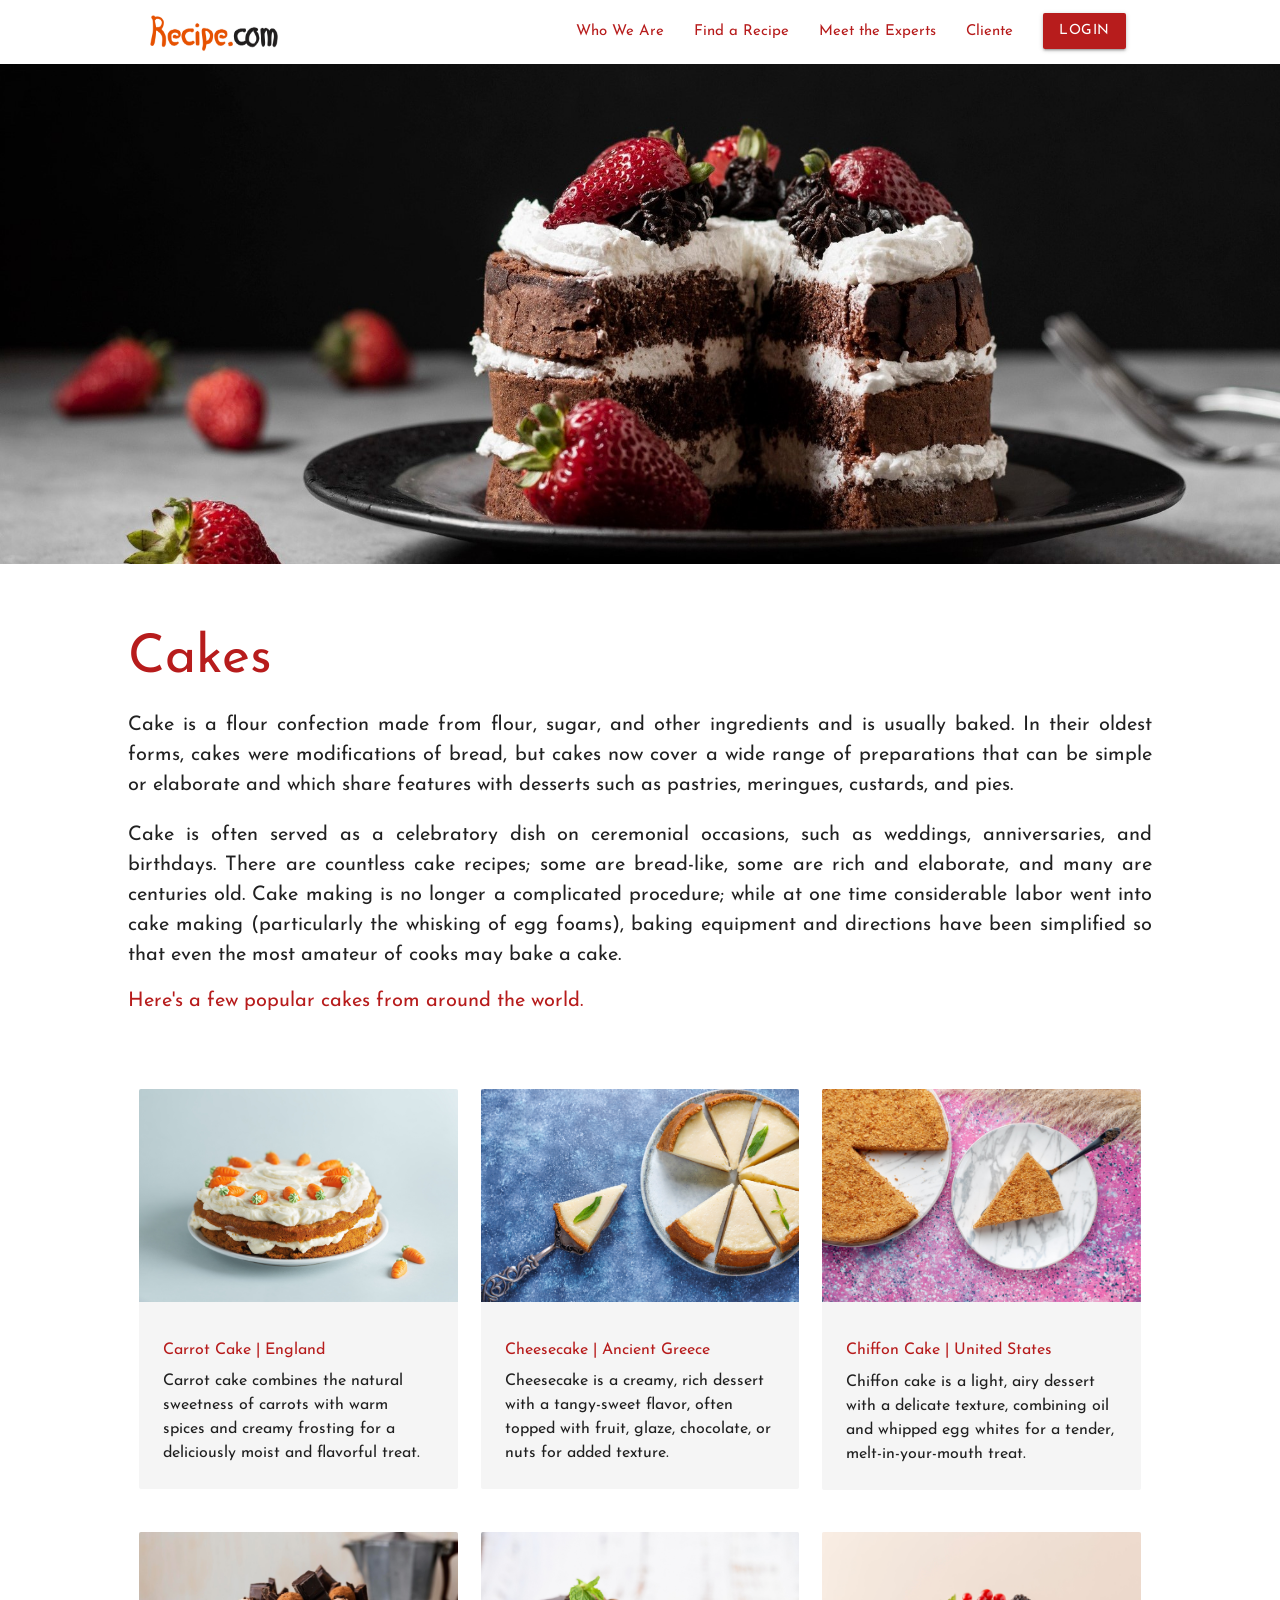
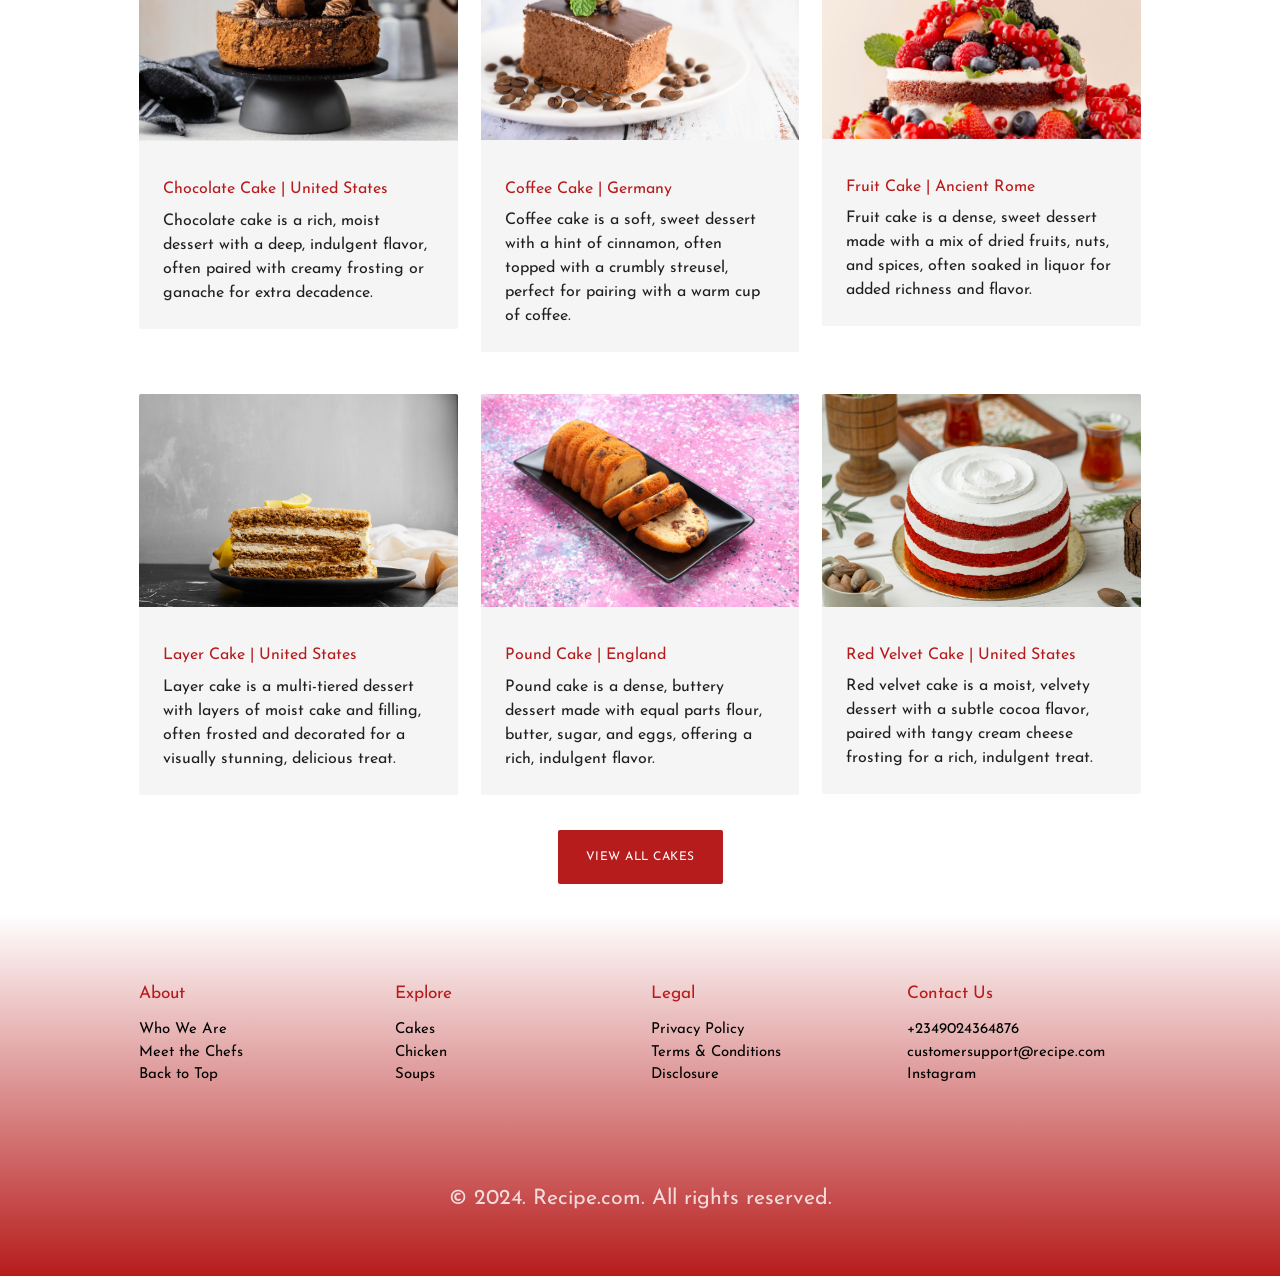
<file: cakes.html>
<!DOCTYPE html>
<html lang="en">
<head>
    <meta charset="UTF-8">
    <meta name="viewport" content="width=device-width, initial-scale=1.0">
    <title>Cakes - Recipe.com</title>
    <!-- Fav Icon 👀👇🏾 -->
    <link rel="shortcut icon" href="assets/img/rcon.png" type="image/x-icon">
    <!-- MaterializeCSS 👀👇🏾 -->
    <link rel="stylesheet" href="assets/css/materialize.css">
    <!-- Material Icons 👀👇🏾 -->
    <link href="https://fonts.googleapis.com/icon?family=Material+Icons" rel="stylesheet">
    <!-- Josephin Sans Font 👀👇🏾-->
    <link rel="preconnect" href="https://fonts.googleapis.com">
    <link rel="preconnect" href="https://fonts.gstatic.com" crossorigin>
    <link href="https://fonts.googleapis.com/css2?family=Josefin+Sans:ital,wght@0,100..700;1,100..700&family=Josefin+Slab:ital,wght@0,100..700;1,100..700&display=swap" rel="stylesheet">

    <style>
        * {
        font-family: "Josefin Sans", serif;
        font-optical-sizing: auto;
        font-style: normal;
        }

        .text-justify {
            text-align: justify !important;
        }

        a:hover {
            font-weight: 800 !important;
            transition: ease-in .2s;
        }

        p {
            font-size: 16pt !important;
        }
        .text-justify {
            text-align: justify !important;
        }

        .underline {
            text-decoration: underline white !important;
        }

        .gradient-bg {
        background: linear-gradient(to bottom, #ffffff, #b71c1c);
        }
    </style>
</head>
<body>
    <header id="top">
        <!-- Nav Component 👀👇🏾 -->
        <div class="navbar-fixed">
            <nav class="white z-depth-0">
                <div class="container">
                    <div class="row ">
                        <div class="col s12 m6 l3">
                            <a href="/" class="brand-logo">
                                <!-- Logo for Desktops 👀👇🏾 -->
                                <img src="assets/img/logo.png" alt="" width="150px" class="hide-on-med-and-down">
                                <!-- Slightly Smaller Logo for Tablets & Smartphones 👀👇🏾 -->
                                <img src="assets/img/logo.png" alt="" width="120px" class="hide-on-large-only">
                            </a>
                            <!-- Sidenav Trigger -->
                            <a href="#sidenav" class="sidenav-trigger left">
                                <i class="material-icons red-text text-darken-4">menu</i>
                            </a>
                        </div>
                        <!-- Nav links for Desktops -->
                        <div class="col s12 m6 l9">
                            <ul class="right">
                                <li><a href="home.html#about_us" class="red-text text-darken-4 scrollspy">Who We Are</a></li>
                                <li><a href="home.html#catergories" class="red-text text-darken-4 scrollspy">Find a Recipe</a></li>
                                <li><a href="home.html#experts" class="red-text text-darken-4 scrollspy">Meet the Experts</a></li>
                                <li><a href="home.html#cliente" class="red-text text-darken-4 scrollspy">Cliente</a></li>
                                <li><a href="./login.php" target="_blank" class="btn rounded-edges red white-text darken-4 scrollspy">Login</a></li>
                            </ul>
                        </div>
                    </div>
                </div>
            </nav>
        </div>
        <!-- Sidenav 👀👇🏾 -->
        <ul class="hide-on-large-only sidenav" id="sidenav">
            <li><a href="home.html#about_us" class="red-text text-darken-4 scrollspy">Who We Are</a></li>
            <li><a href="home.html#catergories" class="red-text text-darken-4 scrollspy">Find a Recipe</a></li>
            <li><a href="home.html#experts" class="red-text text-darken-4 scrollspy">Meet the Experts</a></li>
            <li><a href="home.html#cliente" class="red-text text-darken-4 scrollspy">Cliente</a></li>
            <br>
            <li><a href="./login.php" target="_blank" class="btn red darken-4 z-depth-0">Login</a></li>
        </ul>
        <!-- Background image & Welcome Text (Desktops) 👀👇🏾 -->
        <div class="hide-on-med-and-down">
            <div class="slider">
                <ul class="slides">
                    <li>
                        <img src="assets/img/cake-main.jpg">
                    </li>
                </ul>
            </div>
        </div>
        <!-- Background Image & Welcome Text (Tabs & Mobile) 👀👇🏾 -->
        <div class="hide-on-large-only left-align white-text valign-wrapper" style="height: 40vh; background-image: url(assets/img/cake-main.jpg); background-size: cover;"></div>
    </header>
    <main>
        <!-- Welcome Section 👀👇🏾 -->
        <section class="section">
            <div class="section container text-justify">
                <h2 class="hide-on-small-and-down red-text text-darken-4">Cakes</h2>
                <h2 style="font-size: 30px;" class="hide-on-large-only red-text text-darken-4">Cakes</h2>
                <p style="font-size: 20px !important;">Cake is a flour confection made from flour, sugar, and other ingredients and is usually baked. In their oldest forms, cakes were modifications of bread, but cakes now cover a wide range of preparations that can be simple or elaborate and which share features with desserts such as pastries, meringues, custards, and pies.</p>
                <p class="hide-on-med-and-down" style="font-size: 20px !important;">Cake is often served as a celebratory dish on ceremonial occasions, such as weddings, anniversaries, and birthdays. There are countless cake recipes; some are bread-like, some are rich and elaborate, and many are centuries old. Cake making is no longer a complicated procedure; while at one time considerable labor went into cake making (particularly the whisking of egg foams), baking equipment and directions have been simplified so that even the most amateur of cooks may bake a cake.</p>
                <h5 style="font-size: 20px !important;" class="red-text text-darken-4">Here's a few popular cakes from around the world.</h5>
            </div>
        </section>

        <!-- Category Section 👀👇🏾 -->
        <section class="section">
            <div class="section container">
                <!-- On Desktops 👀👇🏾 -->
                <div class="row hide-on-med-and-down">
                    <div class="col s12 l4">
                        <div class="card z-depth-0" style="background-color: #f5f5f5;">
                            <div class="card-image">
                                <img src="assets/img/carrot cake.jpg" alt="" class="responsive-img materialboxed">
                            </div>
                            <div class="card-content">
                                <h5 class="red-text text-darken-4" style="font-size: 16px !important;">Carrot Cake | England</h5>
                                <p style="font-size: 16px !important;">Carrot cake combines the natural sweetness of carrots with warm spices and creamy frosting for a deliciously moist and flavorful treat.</p>
                            </div>
                        </div>
                    </div>
                    <div class="col s12 l4">
                        <div class="card z-depth-0" style="background-color: #f5f5f5;">
                            <div class="card-image">
                                <img src="assets/img/cheese cake.jpg" alt="" class="responsive-img materialboxed">
                            </div>
                            <div class="card-content">
                                <h5 class="red-text text-darken-4" style="font-size: 16px !important;">Cheesecake | Ancient Greece</h5>
                                <p style="font-size: 16px !important;">Cheesecake is a creamy, rich dessert with a tangy-sweet flavor, often topped with fruit, glaze, chocolate, or nuts for added texture.</p>
                            </div>
                        </div>
                    </div>
                    <div class="col s12 l4">
                        <div class="card z-depth-0" style="background-color: #f5f5f5;">
                            <div class="card-image">
                                <img src="assets/img/chiffon cake.jpg" alt="" class="responsive-img materialboxed">
                            </div>
                            <div class="card-content">
                                <h5 class="red-text text-darken-4" style="font-size: 16px !important;">Chiffon Cake | United States</h5>
                                <p style="font-size: 16px !important;">Chiffon cake is a light, airy dessert with a delicate texture, combining oil and whipped egg whites for a tender, melt-in-your-mouth treat.</p>
                            </div>
                        </div>
                    </div>
                </div>
                <div class="row hide-on-med-and-down">
                    <div class="col s12 l4">
                        <div class="card z-depth-0" style="background-color: #f5f5f5;">
                            <div class="card-image">
                                <img src="assets/img/chocolate cake.jpg" alt="" class="responsive-img materialboxed">
                            </div>
                            <div class="card-content">
                                <h5 class="red-text text-darken-4" style="font-size: 16px !important;">Chocolate Cake | United States</h5>
                                <p style="font-size: 16px !important;">Chocolate cake is a rich, moist dessert with a deep, indulgent flavor, often paired with creamy frosting or ganache for extra decadence.</p>
                            </div>
                        </div>
                    </div>
                    <div class="col s12 l4">
                        <div class="card z-depth-0" style="background-color: #f5f5f5;">
                            <div class="card-image">
                                <img src="assets/img/coffee cake.jpg" alt="" class="responsive-img materialboxed">
                            </div>
                            <div class="card-content">
                                <h5 class="red-text text-darken-4" style="font-size: 16px !important;">Coffee Cake | Germany</h5>
                                <p style="font-size: 16px !important;">Coffee cake is a soft, sweet dessert with a hint of cinnamon, often topped with a crumbly streusel, perfect for pairing with a warm cup of coffee.</p>
                            </div>
                        </div>
                    </div>
                    <div class="col s12 l4">
                        <div class="card z-depth-0" style="background-color: #f5f5f5;">
                            <div class="card-image">
                                <img src="assets/img/fruit cake.jpg" alt="" class="responsive-img materialboxed">
                            </div>
                            <div class="card-content">
                                <h5 class="red-text text-darken-4" style="font-size: 16px !important;">Fruit Cake | Ancient Rome</h5>
                                <p style="font-size: 16px !important;">Fruit cake is a dense, sweet dessert made with a mix of dried fruits, nuts, and spices, often soaked in liquor for added richness and flavor.</p>
                            </div>
                        </div>
                    </div>
                </div>
                <div class="row hide-on-med-and-down">
                    <div class="col s12 l4">
                        <div class="card z-depth-0" style="background-color: #f5f5f5;">
                            <div class="card-image">
                                <img src="assets/img/layer cake.jpg" alt="" class="responsive-img materialboxed">
                            </div>
                            <div class="card-content">
                                <h5 class="red-text text-darken-4" style="font-size: 16px !important;">Layer Cake | United States</h5>
                                <p style="font-size: 16px !important;">Layer cake is a multi-tiered dessert with layers of moist cake and filling, often frosted and decorated for a visually stunning, delicious treat.</p>
                            </div>
                        </div>
                    </div>
                    <div class="col s12 l4">
                        <div class="card z-depth-0" style="background-color: #f5f5f5;">
                            <div class="card-image">
                                <img src="assets/img/pound cake.jpg" alt="" class="responsive-img materialboxed">
                            </div>
                            <div class="card-content">
                                <h5 class="red-text text-darken-4" style="font-size: 16px !important;">Pound Cake | England</h5>
                                <p style="font-size: 16px !important;">Pound cake is a dense, buttery dessert made with equal parts flour, butter, sugar, and eggs, offering a rich, indulgent flavor.</p>
                            </div>
                        </div>
                    </div>
                    <div class="col s12 l4">
                        <div class="card z-depth-0" style="background-color: #f5f5f5;">
                            <div class="card-image">
                                <img src="assets/img/red velvet cake.jpg" alt="" class="responsive-img materialboxed">
                            </div>
                            <div class="card-content">
                                <h5 class="red-text text-darken-4" style="font-size: 16px !important;">Red Velvet Cake | United States</h5>
                                <p style="font-size: 16px !important;">
                                    Red velvet cake is a moist, velvety dessert with a subtle cocoa flavor, paired with tangy cream cheese frosting for a rich, indulgent treat.
                                </p>
                            </div>
                        </div>
                    </div>
                </div>
                <div style="text-align: center;">
                    <a href="https://en.wikipedia.org/wiki/List_of_cakes" target="_blank" style="font-size: 12px;" class="btn btn-large red darken-4 hide-on-med-and-down z-depth-0">VIEW ALL CAKES</a>
                </div>
                <!-- On Mobiles 👀👇🏾 -->
            </div>
            <div class="row hide-on-large-only">
                <div class="col s12 m12 l4">
                    <div class="card z-depth-0" style="background-color: #f5f5f5;">
                        <div class="card-image">
                            <img src="assets/img/carrot cake.jpg" alt="" class="responsive-img materialboxed">
                        </div>
                        <div class="card-content">
                            <h5 class="red-text text-darken-4" style="font-size: 16px !important;">Carrot Cake | England</h5>
                            <p style="font-size: 16px !important;">Carrot cake combines the natural sweetness of carrots with warm spices and creamy frosting for a deliciously moist and flavorful treat.</p>
                        </div>
                    </div>
                </div>
                <div class="col s12 m12 l4">
                    <div class="card z-depth-0" style="background-color: #f5f5f5;">
                        <div class="card-image">
                            <img src="assets/img/cheese cake.jpg" alt="" class="responsive-img materialboxed">
                        </div>
                        <div class="card-content">
                            <h5 class="red-text text-darken-4" style="font-size: 16px !important;">Cheesecake | Ancient Greece</h5>
                            <p style="font-size: 16px !important;">Cheesecake is a creamy, rich dessert with a tangy-sweet flavor, often topped with fruit, glaze, chocolate, or nuts for added texture.</p>
                        </div>
                    </div>
                </div>
                <div class="col s12 m12 l4">
                    <div class="card z-depth-0" style="background-color: #f5f5f5;">
                        <div class="card-image">
                            <img src="assets/img/chiffon cake.jpg" alt="" class="responsive-img materialboxed">
                        </div>
                        <div class="card-content">
                            <h5 class="red-text text-darken-4" style="font-size: 16px !important;">Chiffon Cake | United States</h5>
                            <p style="font-size: 16px !important;">Chiffon cake is a light, airy dessert with a delicate texture, combining oil and whipped egg whites for a tender, melt-in-your-mouth treat.</p>
                        </div>
                    </div>
                </div>
            </div>
            <div class="row hide-on-large-only">
                <div class="col s12 m12 l4">
                    <div class="card z-depth-0" style="background-color: #f5f5f5;">
                        <div class="card-image">
                            <img src="assets/img/chocolate cake.jpg" alt="" class="responsive-img materialboxed">
                        </div>
                        <div class="card-content">
                            <h5 class="red-text text-darken-4" style="font-size: 16px !important;">Chocolate Cake | United States</h5>
                            <p style="font-size: 16px !important;">Chocolate cake is a rich, moist dessert with a deep, indulgent flavor, often paired with creamy frosting or ganache for extra decadence.</p>
                        </div>
                    </div>
                </div>
                <div class="col s12 l4">
                    <div class="card z-depth-0" style="background-color: #f5f5f5;">
                        <div class="card-image">
                            <img src="assets/img/coffee cake.jpg" alt="" class="responsive-img materialboxed">
                        </div>
                        <div class="card-content">
                            <h5 class="red-text text-darken-4" style="font-size: 16px !important;">Coffee Cake | Germany</h5>
                            <p style="font-size: 16px !important;">Coffee cake is a soft, sweet dessert with a hint of cinnamon, often topped with a crumbly streusel, perfect for pairing with a warm cup of coffee.</p>
                        </div>
                    </div>
                </div>
                <div class="col s12 m12 l4">
                    <div class="card z-depth-0" style="background-color: #f5f5f5;">
                        <div class="card-image">
                            <img src="assets/img/fruit cake.jpg" alt="" class="responsive-img materialboxed">
                        </div>
                        <div class="card-content">
                            <h5 class="red-text text-darken-4" style="font-size: 16px !important;">Fruit Cake | Ancient Rome</h5>
                            <p style="font-size: 16px !important;">Fruit cake is a dense, sweet dessert made with a mix of dried fruits, nuts, and spices, often soaked in liquor for added richness and flavor.</p>
                        </div>
                    </div>
                </div>
            </div>
            <div class="row hide-on-large-only">
                <div class="col s12 m12 l4">
                    <div class="card z-depth-0" style="background-color: #f5f5f5;">
                        <div class="card-image">
                            <img src="assets/img/layer cake.jpg" alt="" class="responsive-img materialboxed">
                        </div>
                        <div class="card-content">
                            <h5 class="red-text text-darken-4" style="font-size: 16px !important;">Layer Cake | United States</h5>
                            <p style="font-size: 16px !important;">Layer cake is a multi-tiered dessert with layers of moist cake and filling, often frosted and decorated for a visually stunning and delicious treat.</p>
                        </div>
                    </div>
                </div>
                <div class="col s12 m12 l4">
                    <div class="card z-depth-0" style="background-color: #f5f5f5;">
                        <div class="card-image">
                            <img src="assets/img/pound cake.jpg" alt="" class="responsive-img materialboxed">
                        </div>
                        <div class="card-content">
                            <h5 class="red-text text-darken-4" style="font-size: 16px !important;">Pound Cake | England</h5>
                            <p style="font-size: 16px !important;">Pound cake is a dense, buttery dessert made with equal parts flour, butter, sugar, and eggs, offering a rich, indulgent flavor.</p>
                        </div>
                    </div>
                </div>
                <div class="col s12 m12 l4">
                    <div class="card z-depth-0" style="background-color: #f5f5f5;">
                        <div class="card-image">
                            <img src="assets/img/red velvet cake.jpg" alt="" class="responsive-img materialboxed">
                        </div>
                        <div class="card-content">
                            <h5 class="red-text text-darken-4" style="font-size: 16px !important;">Red Velvet Cake | United States</h5>
                            <p style="font-size: 16px !important;">
                                Red velvet cake is a moist, velvety dessert with a subtle cocoa flavor, paired with tangy cream cheese frosting for a rich, indulgent treat.
                            </p>
                        </div>
                    </div>
                </div>
            </div>
            <div style="text-align: center;">
                <a href="https://en.wikipedia.org/wiki/List_of_cakes" style="font-size: 12px;" class="btn red darken-4 hide-on-large-only z-depth-0">VIEW ALL CAKES</a>
            </div>
        </section>
    </main>
    <footer class="page-footer section scrollspy gradient-bg" id="footer">
        <section class="section">
            <div class="section container">
                <div class="section row">
                    <div class="col s12 l3">
                        <h6 class="red-text text-darken-4">About</h6>
                        <ul>
                            <li><a class="black-text scrollspy" href="home.html#about_us">Who We Are</a></li>
                            <li><a class="black-text scrollspy" href="home.html#experts">Meet the Chefs</a></li>
                            <li><a class="black-text scrollspy" href="#top">Back to Top</a></li>
                        </ul>
                    </div>
                    <div class="col s12 l3">
                        <h6 class="red-text text-darken-4">Explore</h6>
                        <ul>
                            <li><a class="black-text" href="./cakes.html">Cakes</a></li>
                            <li><a class="black-text" href="./Chicken.html">Chicken</a></li>
                            <li><a class="black-text" href="./soups.html">Soups</a></li>
                        </ul>
                    </div>
                    <div class="col s12 l3">
                        <h6 class="red-text text-darken-4">Legal</h6>
                        <ul>
                            <li><a class="black-text" href="">Privacy Policy</a></li>
                            <li><a class="black-text" href="">Terms & Conditions</a></li>
                            <li><a class="black-text" href="">Disclosure</a></li>
                        </ul>
                    </div>
                    <div class="col s12 l3">
                        <h6 class="red-text text-darken-4">Contact Us</h6>
                        <ul>
                            <li><a class="black-text" target="_blank" href="tel:+2349024364876">+2349024364876</a></li>
                            <li><a class="black-text" target="_blank" href="mailto:coresystechng">customersupport@recipe.com</a></li>
                            <li><a class="black-text" target="_blank" href="https://instagram.com/coresystechng">Instagram</a></li>
                        </ul>
                    </div>
                </div>
            </div>
            <div class="footer-copyright transparent">
                <div class="container center-align">
                    <p>&COPY; 2024. Recipe.com. All rights reserved. </p>
                </div>
            </div>
        </section>
    </footer>

    <!-- Scripts Below 👀👇🏾 -->
    <script src="assets/js/jqueryv3.4.1.js"></script>
    <script src="assets/js/materialize.js"></script>
    <script>
        $(document).ready(function(){
            $('.sidenav').sidenav();
            $('.materialboxed').materialbox();
            $('.slider').slider({
                height: 500,
                interval: 5000,
                indicators: false
            });
            $('.scrollspy').scrollSpy();
        });
    </script>
</body>
</html>
</file>
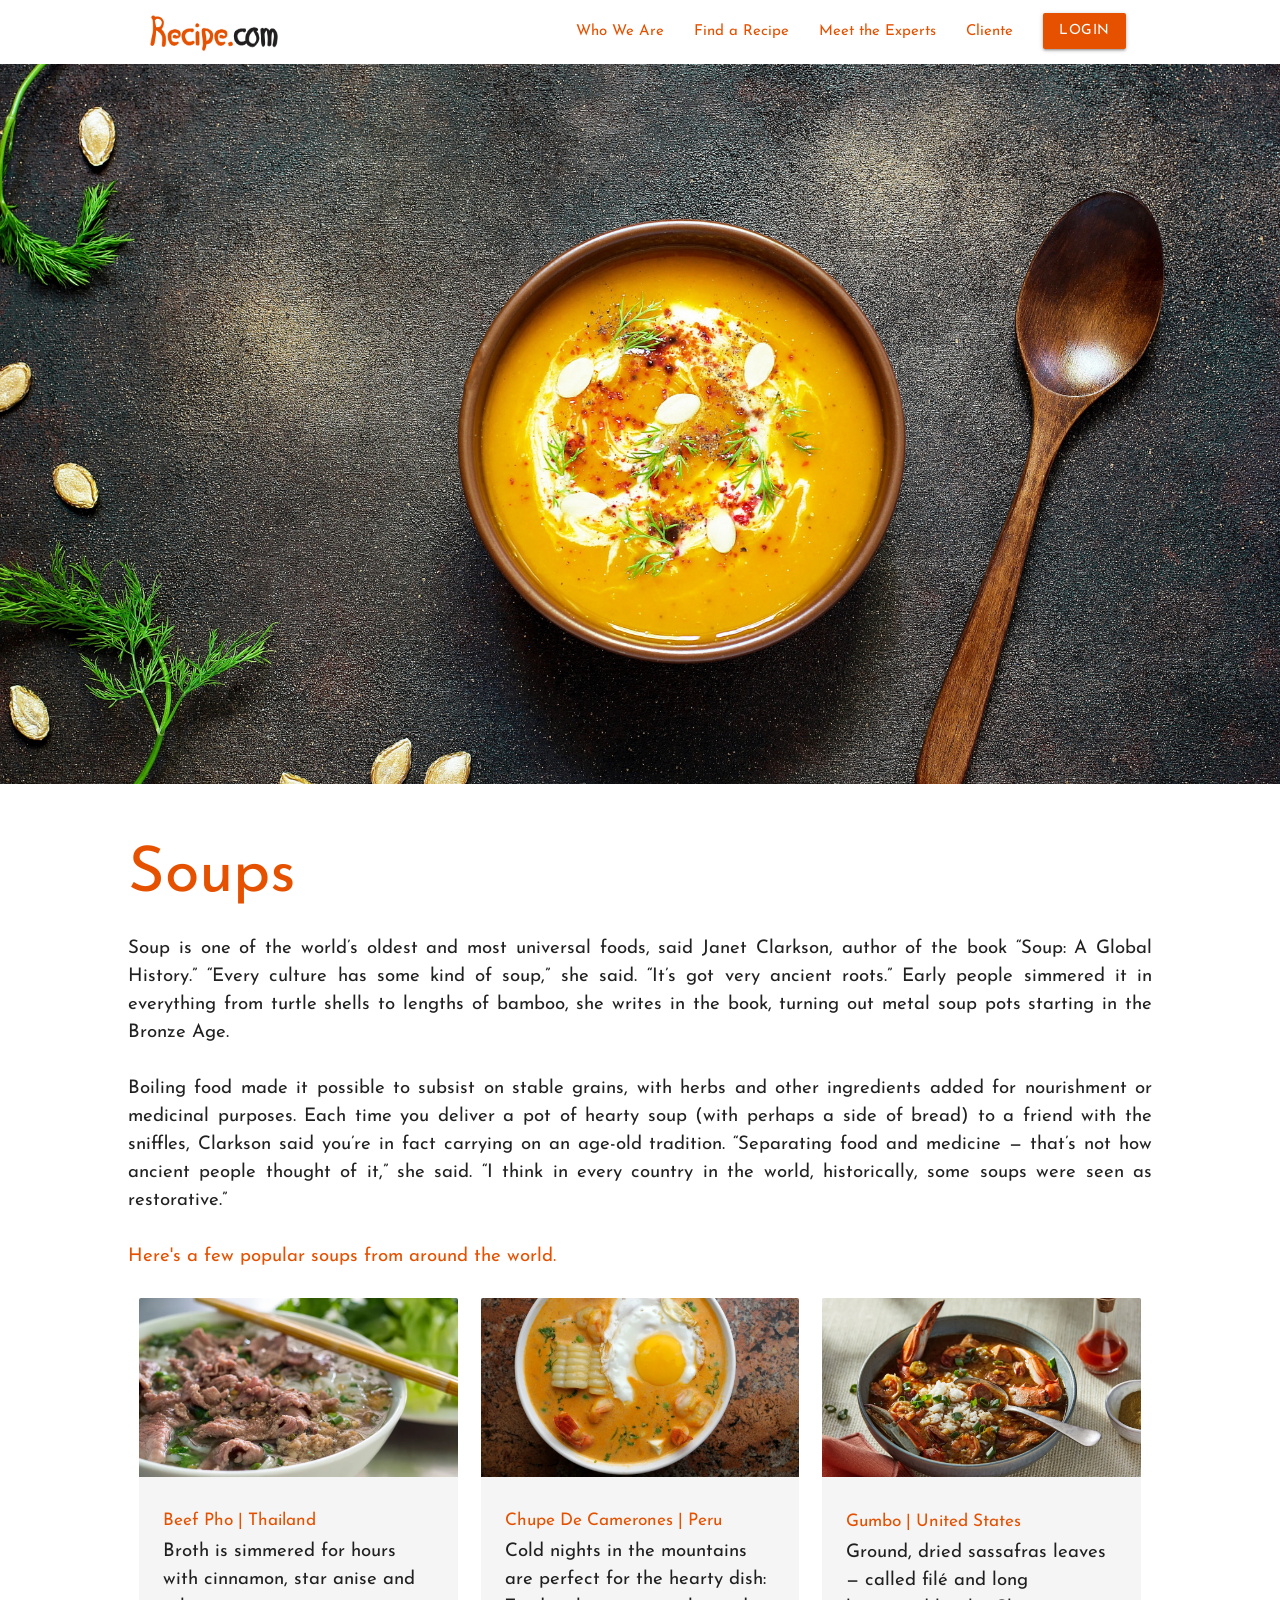
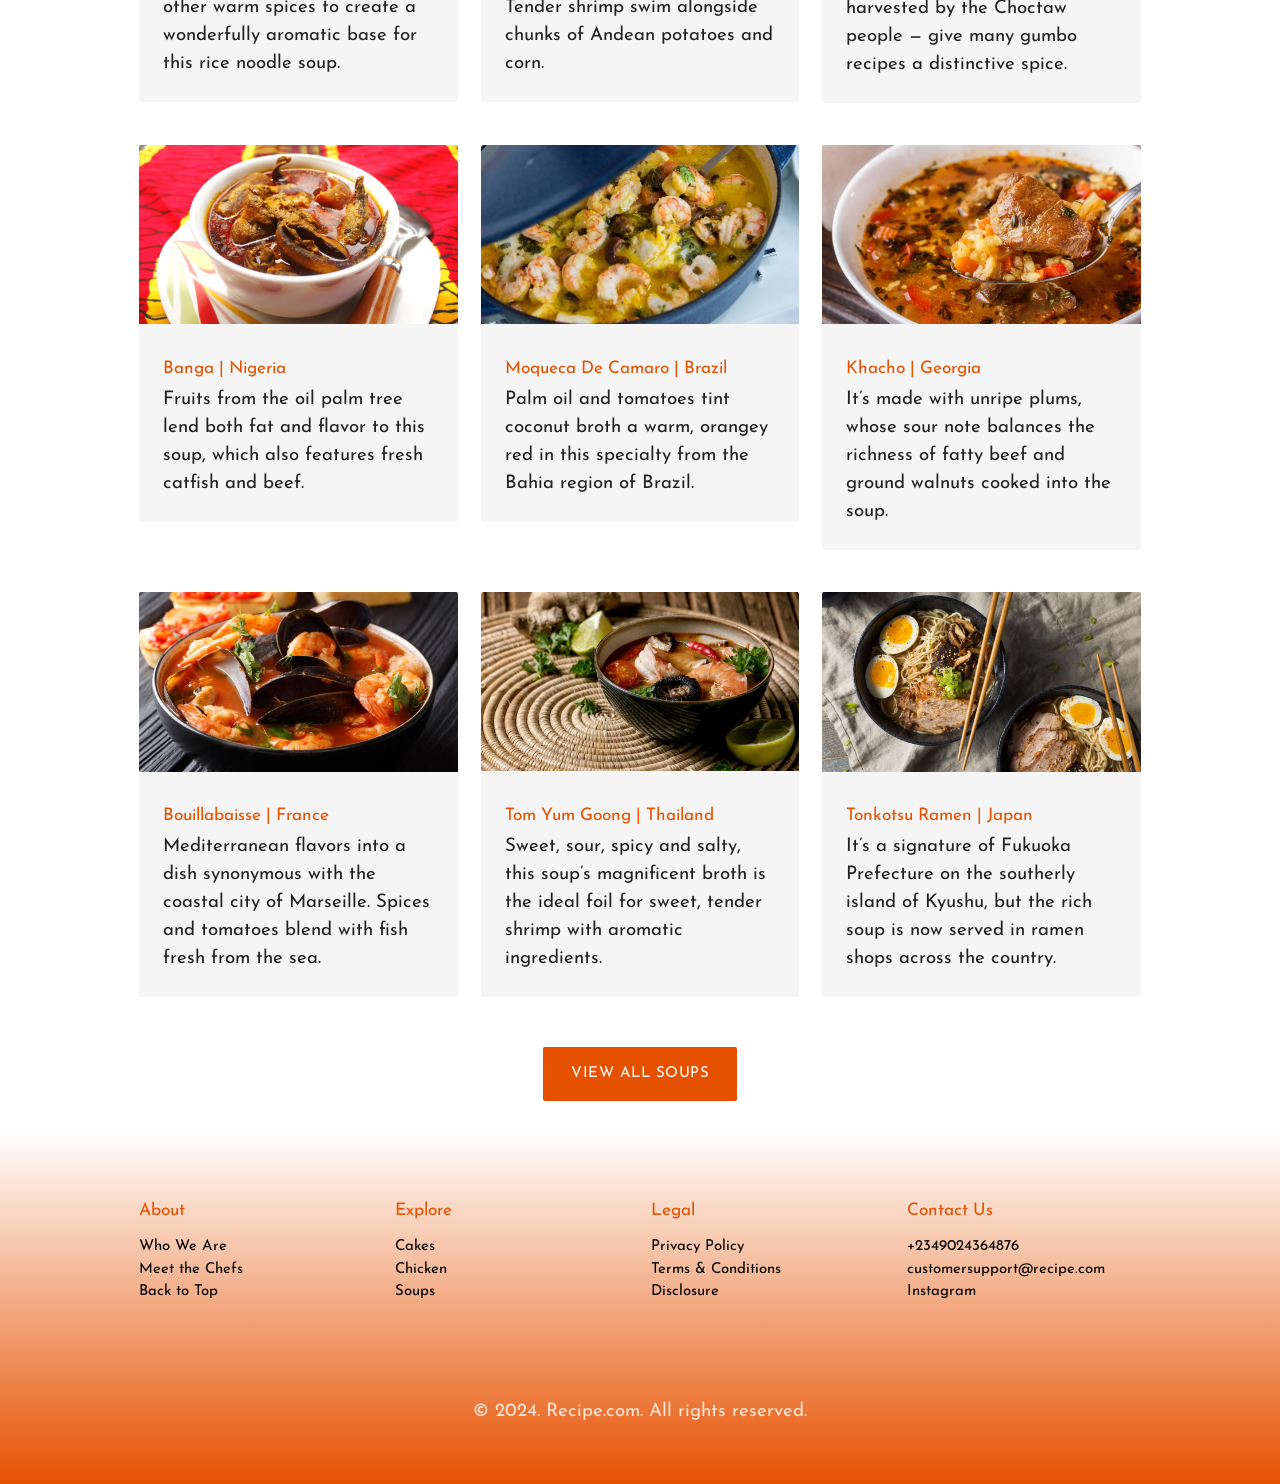
<file: soups.html>
<!DOCTYPE html>
<html lang="en">
<head>
  <meta charset="UTF-8">
  <meta name="viewport" content="width=device-width, initial-scale=1.0">
  <!-- Fav Icon 👀👇🏾 -->
  <link rel="shortcut icon" href="assets/img/rcon.png" type="image/x-icon">
  <!-- MaterializeCSS 👀👇🏾 -->
  <link rel="stylesheet" href="assets/css/materialize.css">
  <!-- Material Icons 👀👇🏾 -->
  <link href="https://fonts.googleapis.com/icon?family=Material+Icons" rel="stylesheet">
  <title>Soups - Recipe.com </title>
  <link rel="preconnect" href="https://fonts.googleapis.com">
  <link rel="preconnect" href="https://fonts.gstatic.com" crossorigin>
  <link href="https://fonts.googleapis.com/css2?family=Josefin+Sans:ital,wght@0,100..700;1,100..700&family=Josefin+Slab:ital,wght@0,100..700;1,100..700&display=swap" rel="stylesheet">

  <style>
      * {
      font-family: "Josefin Sans", serif;
      }

    .gradient-bg {
      background: linear-gradient(to bottom, #ffffff, #e65100);
      }

    .text-justify {
          text-align: justify !important;
      }

    p {
          font-size: 14pt !important;
      }

  </style>
</head>
<body>
  <header id="top">
    <!-- Nav Component 👀👇🏾 -->
    <div class="navbar-fixed">
        <nav class="white z-depth-0">
            <div class="container">
                <div class="row ">
                    <div class="col s12 m6 l3">
                        <a href="/" class="brand-logo">
                            <!-- Logo for Desktops 👀👇🏾 -->
                            <img src="assets/img/logo.png" alt="" width="150px" class="hide-on-med-and-down">
                            <!-- Slightly Smaller Logo for Tablets & Smartphones 👀👇🏾 -->
                            <img src="assets/img/logo.png" alt="" width="120px" class="hide-on-large-only">
                        </a>
                        <!-- Sidenav Trigger -->
                        <a href="#sidenav" class="sidenav-trigger left">
                            <i class="material-icons orange-text text-darken-4">menu</i>
                        </a>
                    </div>
                    <!-- Nav links for Desktops -->
                    <div class="col s12 m6 l9">
                        <ul class="right">
                            <li><a href="home.html#about_us" class="orange-text text-darken-4 scrollspy">Who We Are</a></li>
                            <li><a href="home.html#catergories" class="orange-text text-darken-4 scrollspy">Find a Recipe</a></li>
                            <li><a href="home.html#experts" class="orange-text text-darken-4 scrollspy">Meet the Experts</a></li>
                            <li><a href="home.html#cliente" class="orange-text text-darken-4 scrollspy">Cliente</a></li>
                            <li><a href="./login.php" target="_blank" class="btn rounded-edges orange white-text darken-4 scrollspy">Login</a></li>
                        </ul>
                    </div>
                </div>
            </div>
        </nav>
    </div>
    <!-- Sidenav 👀👇🏾 -->
    <ul class="hide-on-large-only sidenav" id="sidenav">
        <li><a href="home.html#about_us" class="orange-text text-darken-4 scrollspy">Who We Are</a></li>
        <li><a href="home.html#catergories" class="orange-text text-darken-4 scrollspy">Find a Recipe</a></li>
        <li><a href="home.html#experts" class="orange-text text-darken-4 scrollspy">Meet the Experts</a></li>
        <li><a href="home.html#cliente" class="orange-text text-darken-4 scrollspy">Cliente</a></li>
        <br>
        <li><a href="./login.php" target="_blank" class="btn orange darken-4 z-depth-0">Login</a></li>
    </ul>
    <div class="slider hide-on-med-and-down">
      <ul class="slides">
        <li><img src="assets/img/soup-main.jpg" class="responsive-img" alt="">
        </li>
      </ul>
    </div>
    <img src="assets/img/soup-main.jpg" alt="" class="responsive-img hide-on-large-only">
  </header>

  <main>
    <section class="section">
      <div class="container">
        <h1 class="orange-text text-darken-4 hide-on-med-and-down">Soups</h1>
        <h3 class="orange-text text-darken-4 hide-on-large-only">Soups</h3>
        <p class="text-justify">Soup is one of the world’s oldest and most universal foods, said Janet Clarkson, author of the book “Soup: A Global History.” “Every culture has some kind of soup,” she said. “It’s got very ancient roots.” Early people simmered it in everything from turtle shells to lengths of bamboo, she writes in the book, turning out metal soup pots starting in the Bronze Age.
        <br> <br>
        <span class="hide-on-med-and-down">Boiling food made it possible to subsist on stable grains, with herbs and other ingredients added for nourishment or medicinal purposes. Each time you deliver a pot of hearty soup (with perhaps a side of bread) to a friend with the sniffles, Clarkson said you’re in fact carrying on an age-old tradition. “Separating food and medicine — that’s not how ancient people thought of it,” she said. “I think in every country in the world, historically, some soups were seen as restorative.”</span>
        <br> <br>
        <span class="orange-text text-darken-4">Here's a few popular soups from around the world.</span>
        </p>
        <div class="row">
          <div class="col s12 l4">
            <div class="card z-depth-0 grey lighten-4">
              <div class="card-image">
                <img src="assets/img/beef-pho.webp" alt="" class="responsive-img">
              </div>
              <div class="card-content">
                <h6 class="orange-text text-darken-4">Beef Pho | Thailand</h6>
                <p>Broth is simmered for hours with cinnamon, star anise and other warm spices to create a wonderfully aromatic base for this rice noodle soup.</p>
              </div>
            </div>
          </div>
          <div class="col s12 l4">
            <div class="card z-depth-0 grey lighten-4">
              <div class="card-image">
                <img src="assets/img/chupe-de-camerones.webp" alt="" class="responsive-img">
              </div>
              <div class="card-content">
                <h6 class="orange-text text-darken-4">Chupe De Camerones | Peru</h6>
                <p>Cold nights in the mountains are perfect for the hearty dish: Tender shrimp swim alongside chunks of Andean potatoes and corn.</p>
              </div>
            </div>
          </div>
          <div class="col s12 l4">
            <div class="card z-depth-0 grey lighten-4">
              <div class="card-image">
                <img src="assets/img/gumbo.webp" alt="" class="responsive-img">
              </div>
              <div class="card-content">
                <h6 class="orange-text text-darken-4">Gumbo | United States</h6>
                <p>Ground, dried sassafras leaves — called filé and long harvested by the Choctaw people — give many gumbo recipes a distinctive spice.</p>
              </div>
            </div>
          </div>
        </div>
        <div class="row">
          <div class="col s12 l4">
            <div class="card z-depth-0 grey lighten-4">
              <div class="card-image">
                <img src="assets/img/banga.webp" alt="" class="responsive-img">
              </div>
              <div class="card-content">
                <h6 class="orange-text text-darken-4">Banga | Nigeria</h6>
                <p>Fruits from the oil palm tree lend both fat and flavor to this soup, which also features fresh catfish and beef.</p>
              </div>
            </div>
          </div>
          <div class="col s12 l4">
            <div class="card z-depth-0 grey lighten-4 grey">
              <div class="card-image">
                <img src="assets/img/moqueca-de-camaro.webp" alt="" class="responsive-img">
              </div>
              <div class="card-content">
                <h6 class="orange-text text-darken-4">Moqueca De Camaro | Brazil</h6>
                <p>Palm oil and tomatoes tint coconut broth a warm, orangey red in this specialty from the Bahia region of Brazil.</p>
              </div>
            </div>
          </div>
          <div class="col s12 l4">
            <div class="card z-depth-0 grey lighten-4">
              <div class="card-image">
                <img src="assets/img/kharcho.webp" alt="" class="responsive-img">
              </div>
              <div class="card-content">
                <h6 class="orange-text text-darken-4">Khacho | Georgia</h6>
                <p>It’s made with unripe plums, whose sour note balances the richness of fatty beef and ground walnuts cooked into the soup.</p>
              </div>
            </div>
          </div>
        </div>
        <div class="row">
          <div class="col s12 l4">
            <div class="card z-depth-0 grey lighten-4">
              <div class="card-image">
                <img src="assets/img/bouillabaisse.webp" alt="" class="responsive-img">
              </div>
              <div class="card-content">
                <h6 class="orange-text text-darken-4">Bouillabaisse | France</h6>
                <p>Mediterranean flavors into a dish synonymous with the coastal city of Marseille. Spices and tomatoes blend with fish fresh from the sea.</p>
              </div>
            </div>
          </div>
          <div class="col s12 l4">
            <div class="card z-depth-0 grey lighten-4">
              <div class="card-image">
                <img src="assets/img/tom-yum-goong.webp" alt="" class="responsive-img">
              </div>
              <div class="card-content">
                <h6 class="orange-text text-darken-4">Tom Yum Goong | Thailand</h6>
                <p>Sweet, sour, spicy and salty, this soup’s magnificent broth is the ideal foil for sweet, tender shrimp with aromatic ingredients.</p>
              </div>
            </div>
          </div>
          <div class="col s12 l4">
            <div class="card z-depth-0 grey lighten-4">
              <div class="card-image">
                <img src="assets/img/tonkotsu-ramen.webp" alt="" class="responsive-img">
              </div>
              <div class="card-content">
                <h6 class="orange-text text-darken-4">Tonkotsu Ramen | Japan</h6>
                <p>It’s a signature of Fukuoka Prefecture on the southerly island of Kyushu, but the rich soup is now served in ramen shops across the country.</p>
              </div>
            </div>
          </div>
        </div>
        <div class="section container center-align">
          <a href="https://en.wikipedia.org/wiki/List_of_soups" target="_blank" class="btn btn-flat btn-large orange darken-4 white-text ">VIEW ALL SOUPS</a>
        </div>
      </div>
    </section>
  </main>
  <footer class="page-footer section scrollspy gradient-bg" id="footer">
    <section class="section">
        <div class="section container">
            <div class="section row">
                <div class="col s12 l3">
                    <h6 class="orange-text text-darken-4">About</h6>
                    <ul>
                        <li><a class="black-text scrollspy" href="home.html#about_us">Who We Are</a></li>
                        <li><a class="black-text scrollspy" href="home.html#experts">Meet the Chefs</a></li>
                        <li><a class="black-text scrollspy" href="#top">Back to Top</a></li>
                    </ul>
                </div>
                <div class="col s12 l3">
                    <h6 class="orange-text text-darken-4">Explore</h6>
                    <ul>
                        <li><a class="black-text" href="./cakes.html">Cakes</a></li>
                        <li><a class="black-text" href="./Chicken.html">Chicken</a></li>
                        <li><a class="black-text" href="./soups.html">Soups</a></li>
                    </ul>
                </div>
                <div class="col s12 l3">
                    <h6 class="orange-text text-darken-4">Legal</h6>
                    <ul>
                        <li><a class="black-text" href="">Privacy Policy</a></li>
                        <li><a class="black-text" href="">Terms & Conditions</a></li>
                        <li><a class="black-text" href="">Disclosure</a></li>
                    </ul>
                </div>
                <div class="col s12 l3">
                    <h6 class="orange-text text-darken-4">Contact Us</h6>
                    <ul>
                        <li><a class="black-text" target="_blank" href="tel:+2349024364876">+2349024364876</a></li>
                        <li><a class="black-text" target="_blank" href="mailto:coresystechng">customersupport@recipe.com</a></li>
                        <li><a class="black-text" target="_blank" href="https://instagram.com/coresystechng">Instagram</a></li>
                    </ul>
                </div>
            </div>
        </div>
        <div class="footer-copyright transparent">
            <div class="container center-align">
                <p>&COPY; 2024. Recipe.com. All rights reserved. </p>
            </div>
        </div>
    </section>
  </footer>

  <script src="assets/js/jqueryv3.4.1.js"></script>
  <script src="assets/js/materialize.js"></script>
  <script>
      $(document).ready(function(){
          $('.sidenav').sidenav();
          $('.slider').slider({
              indicators: false,
              height: 720
          });
          $('.scrollspy').scrollSpy();
      });
  </script>
</body>
</html>
</file>
